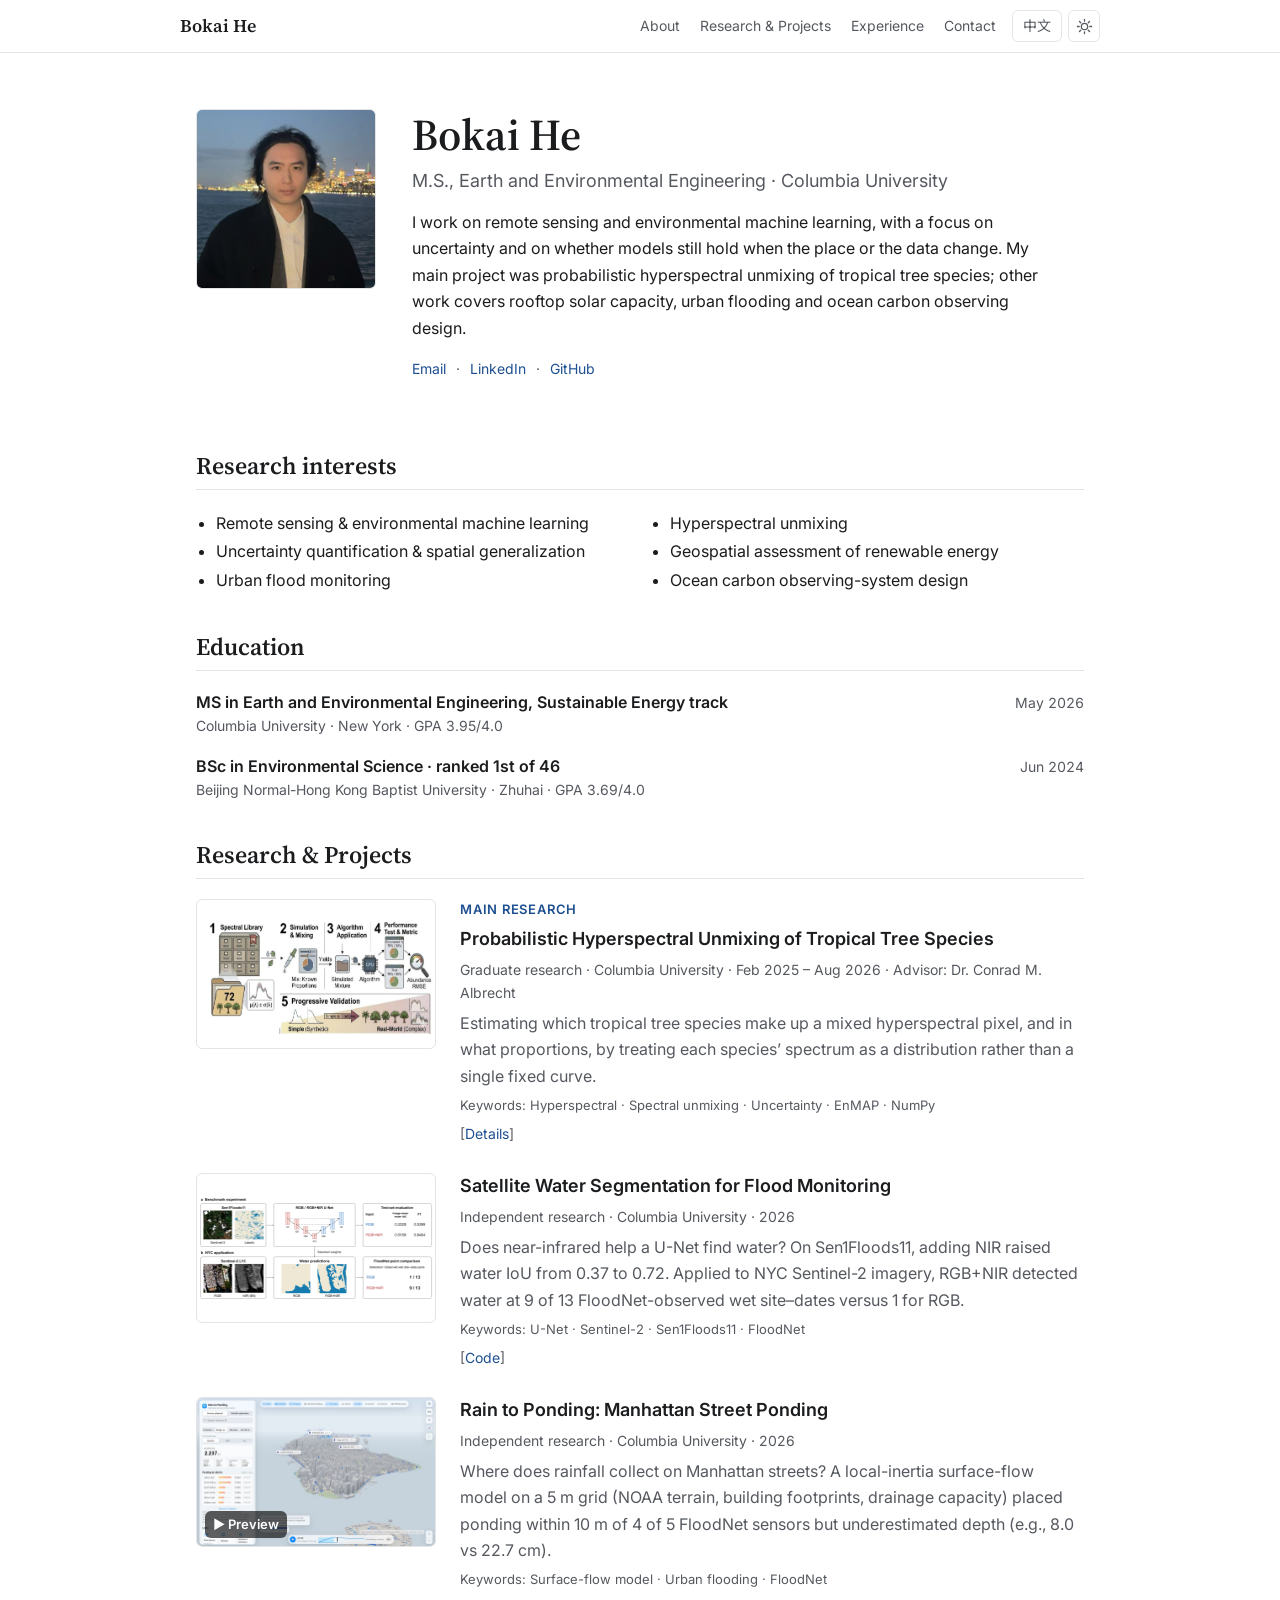
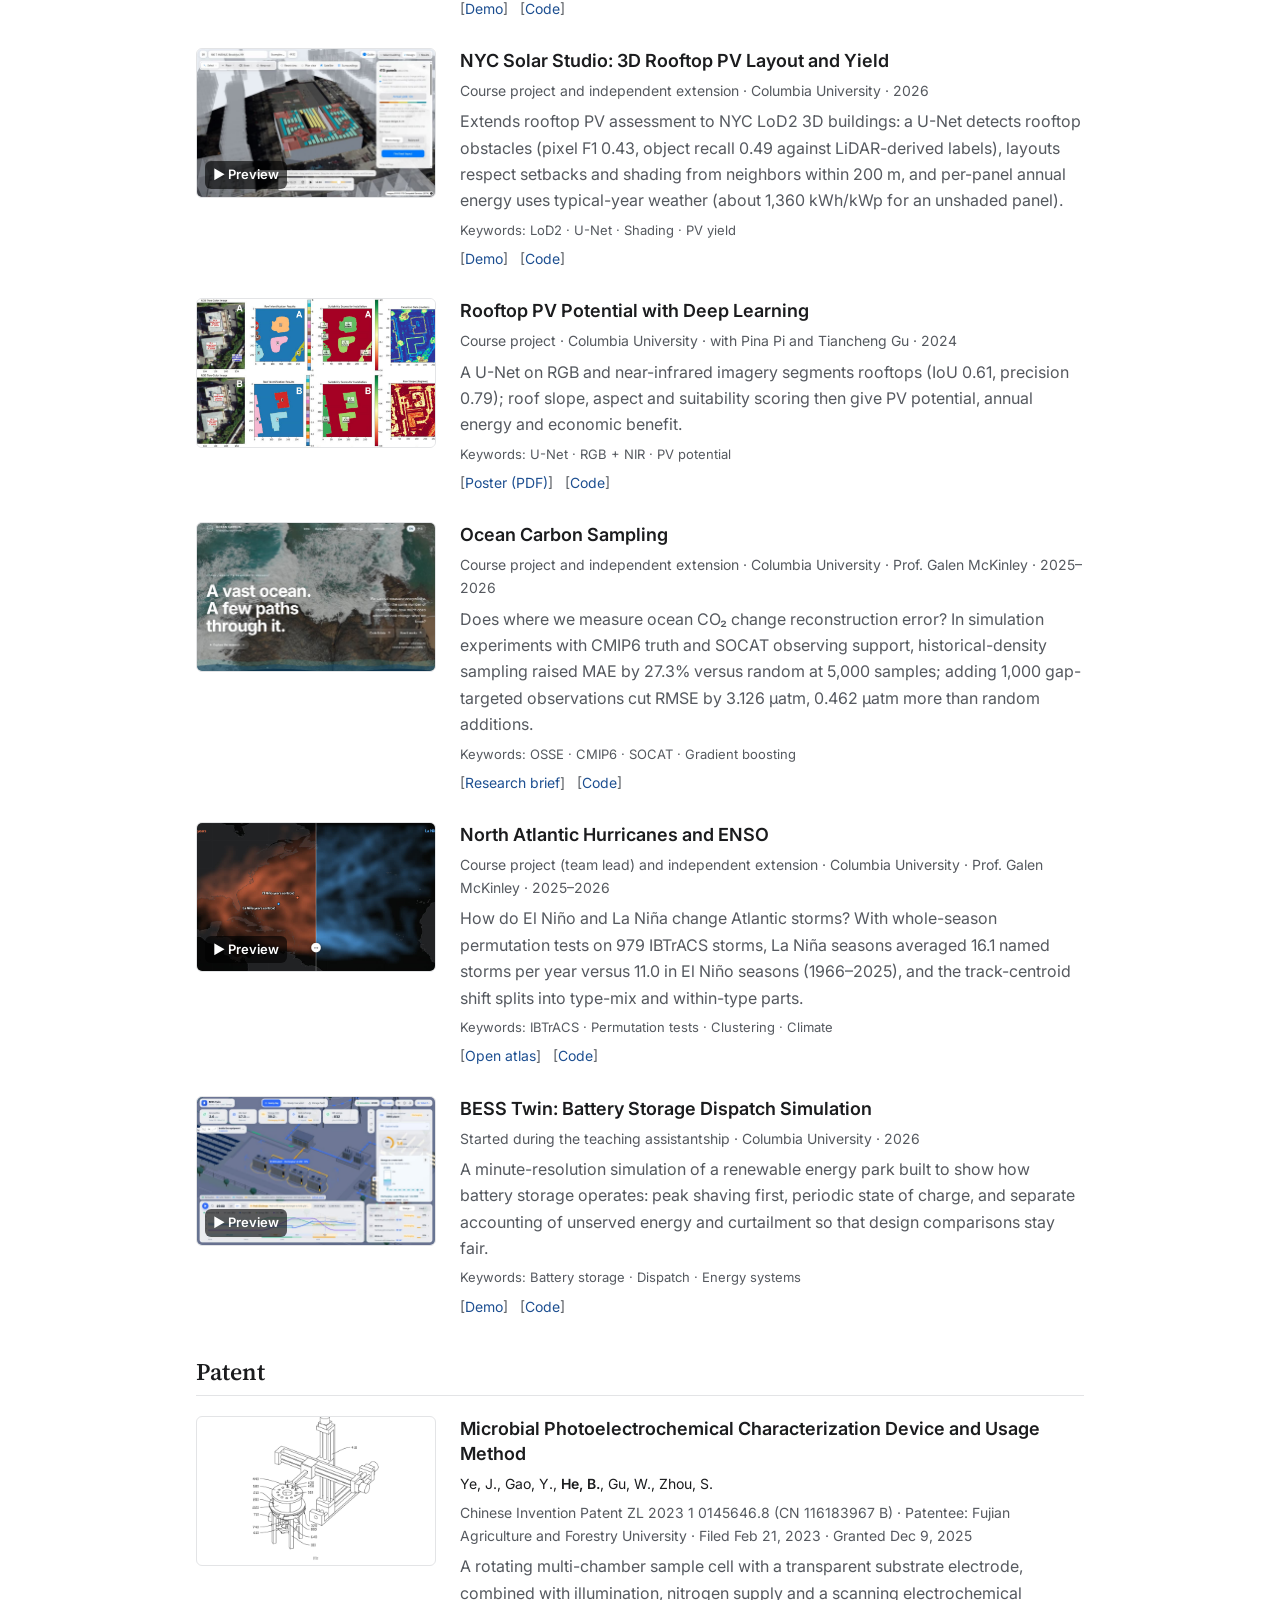
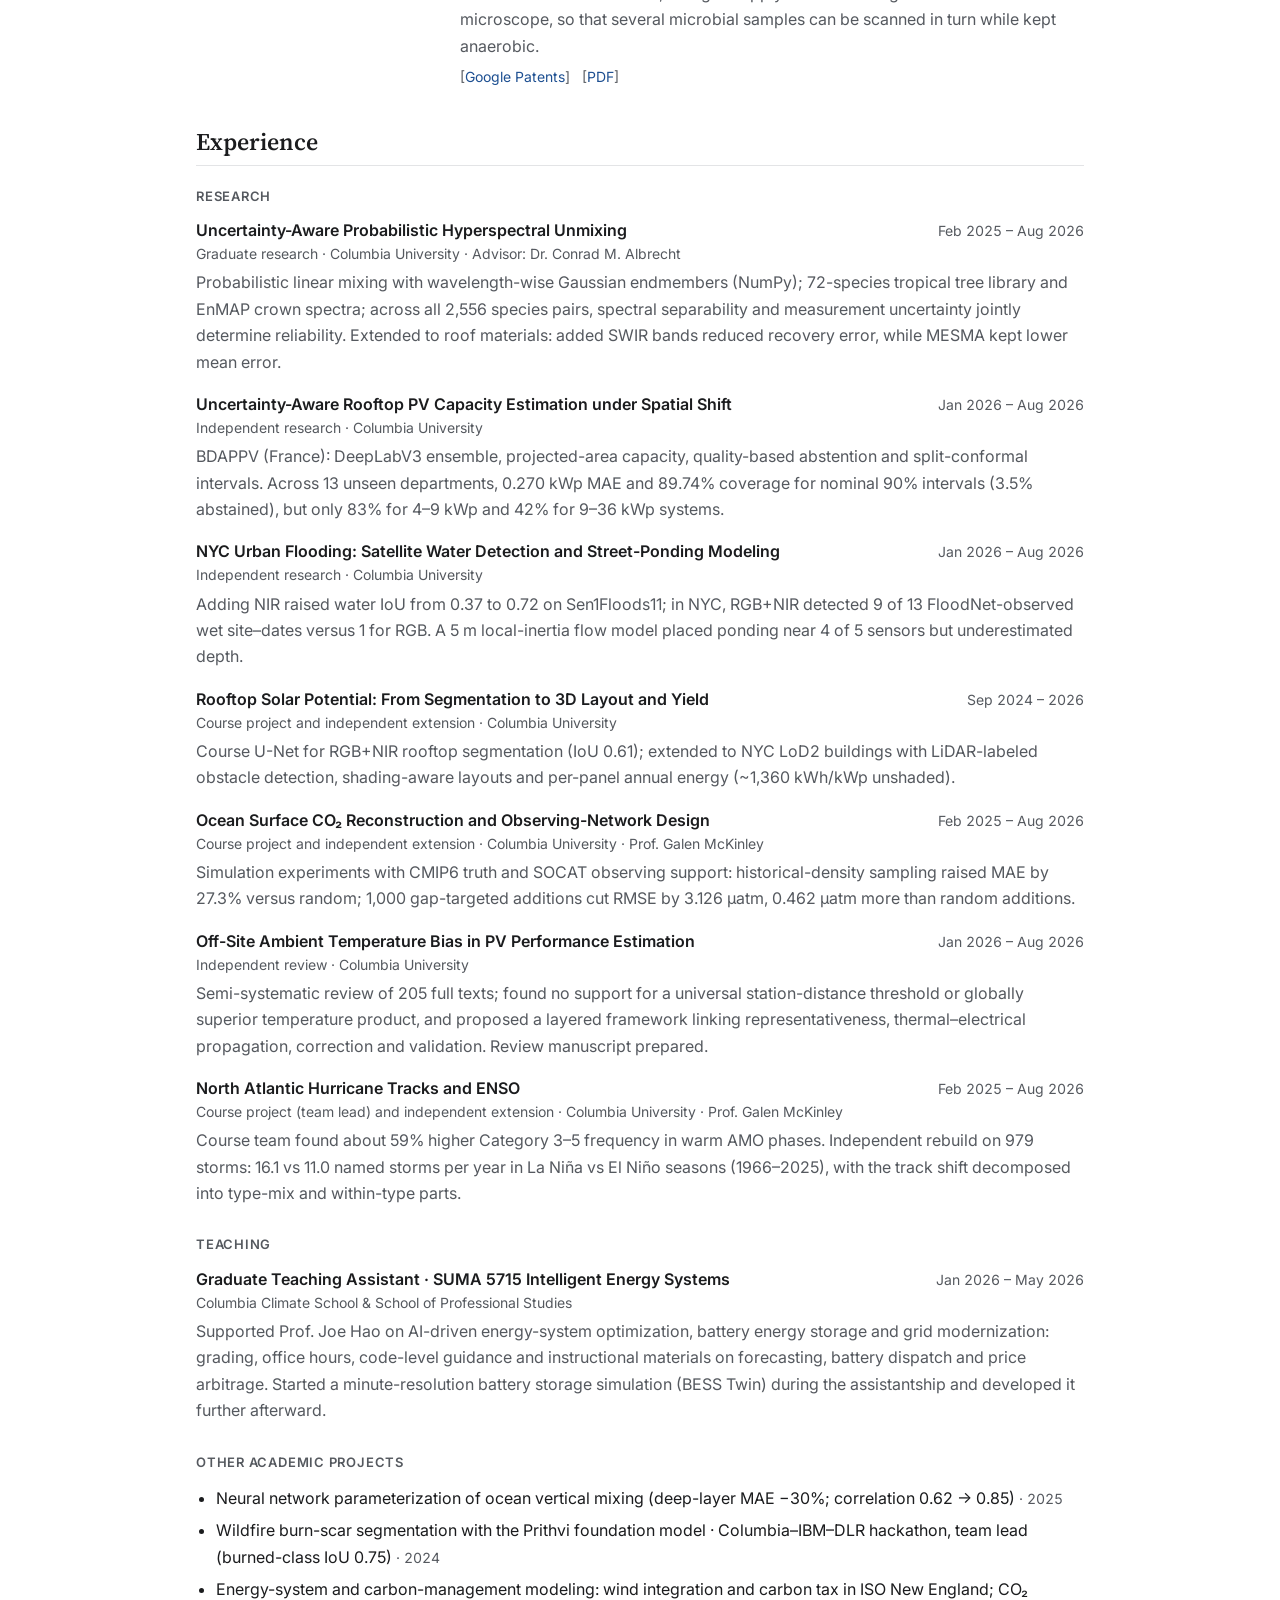
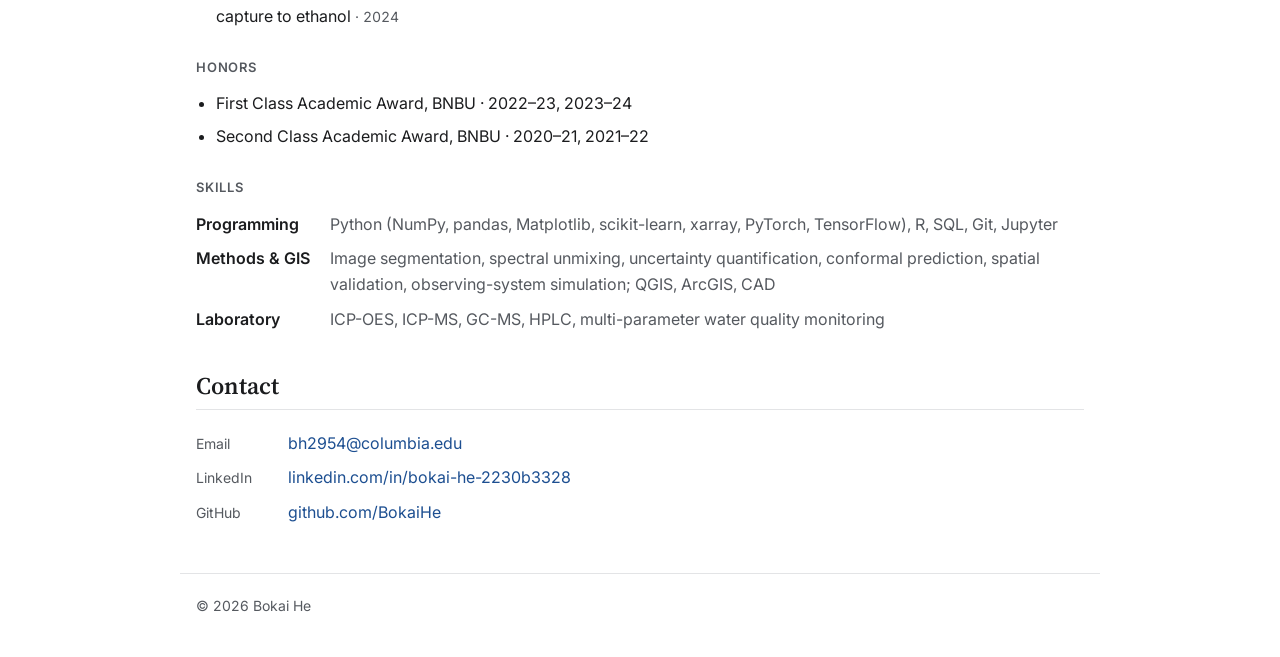
<file: index.html>
<!doctype html>
<html lang="en">
<head>
  <meta charset="utf-8">
  <meta name="viewport" content="width=device-width, initial-scale=1">
  <title>Bokai He</title>
  <meta name="description" content="Bokai He — machine learning, remote sensing and interactive tools for solar energy, flooding and ocean carbon.">
  <meta name="color-scheme" content="light">
  <link rel="icon" href="assets/favicon.svg" type="image/svg+xml">
  <link rel="preconnect" href="https://fonts.googleapis.com">
  <link rel="preconnect" href="https://fonts.gstatic.com" crossorigin>
  <link rel="stylesheet" href="https://fonts.googleapis.com/css2?family=Inter:wght@400;600;700&family=Noto+Sans+SC:wght@400;600;700&family=Noto+Serif+SC:wght@600&family=Source+Serif+4:opsz,wght@8..60,600&display=swap">
  <link rel="stylesheet" href="style.css?v=16">
  <script>
    // Apply saved theme and language before first paint.
    try {
      var t = localStorage.getItem('theme');
      if (t) document.documentElement.dataset.theme = t;
      var l = localStorage.getItem('lang');
      if (l) document.documentElement.lang = l;
    } catch (e) {}
  </script>
</head>
<body>
  <header class="topbar">
    <a class="brand" href="#top" data-name>Bokai He</a>
    <nav class="nav" aria-label="Sections">
      <a href="#about" data-i18n="nav.about">About</a>
      <a href="#projects" data-i18n="nav.projects">Projects</a>
      <a href="#experience" data-i18n="nav.experience">Experience</a>
      <a href="#contact" data-i18n="nav.contact">Contact</a>
    </nav>
    <div class="controls">
      <button class="chip" id="lang-toggle" type="button" aria-label="Switch language">中文</button>
      <button class="chip icon" id="theme-toggle" type="button" aria-label="Toggle dark mode">
        <svg class="i-sun" viewBox="0 0 24 24" aria-hidden="true"><circle cx="12" cy="12" r="4.5"/><path d="M12 2v2.5M12 19.5V22M2 12h2.5M19.5 12H22M4.9 4.9l1.8 1.8M17.3 17.3l1.8 1.8M4.9 19.1l1.8-1.8M17.3 6.7l1.8-1.8"/></svg>
        <svg class="i-moon" viewBox="0 0 24 24" aria-hidden="true"><path d="M20 14.5A8.5 8.5 0 1 1 9.5 4a7 7 0 0 0 10.5 10.5z"/></svg>
      </button>
    </div>
  </header>

  <main id="top">
    <section class="profile" id="about">
      <img class="photo" id="photo" src="assets/profile.jpg?v=16" alt="Bokai He" width="180" height="180">
      <div>
        <h1 id="name">Bokai He</h1>
        <p class="position" id="position"></p>
        <p class="bio" id="lede"></p>
        <p class="profile-links" id="hero-links"></p>
      </div>
    </section>

    <section class="section">
      <h2 data-i18n="about.interests">Research interests</h2>
      <ul class="interests" id="interests"></ul>
    </section>

    <section class="section">
      <h2 data-i18n="about.education">Education</h2>
      <ol class="timeline" id="education"></ol>
    </section>

    <section id="projects" class="section">
      <h2 data-i18n="nav.projects">Research &amp; Projects</h2>
      <div class="entries" id="project-grid"></div>
    </section>

    <section id="patents" class="section">
      <h2 data-i18n="exp.pubs">Patent</h2>
      <div class="entries" id="patent-list"></div>
    </section>

    <section id="experience" class="section">
      <h2 data-i18n="nav.experience">Experience</h2>
      <h3 class="sub" data-i18n="exp.research">Research</h3>
      <ol class="timeline" id="research"></ol>
      <h3 class="sub" data-i18n="exp.teaching">Teaching</h3>
      <ol class="timeline" id="teaching"></ol>
      <h3 class="sub" data-i18n="exp.course">Other academic projects</h3>
      <ul class="plain" id="course-projects"></ul>
      <h3 class="sub" data-i18n="exp.honors">Honors</h3>
      <ul class="plain" id="honors"></ul>
      <h3 class="sub" data-i18n="exp.skills">Skills</h3>
      <dl class="skills" id="skills"></dl>
    </section>

    <section id="contact" class="section">
      <h2 data-i18n="nav.contact">Contact</h2>
      <ul class="contact" id="contact-list"></ul>
    </section>
  </main>

  <footer class="footer">
    <span>© <span id="year"></span> <span data-name>Bokai He</span></span>
  </footer>

  <script src="data.js?v=16"></script>
  <script src="main.js?v=16"></script>
</body>
</html>
</file>
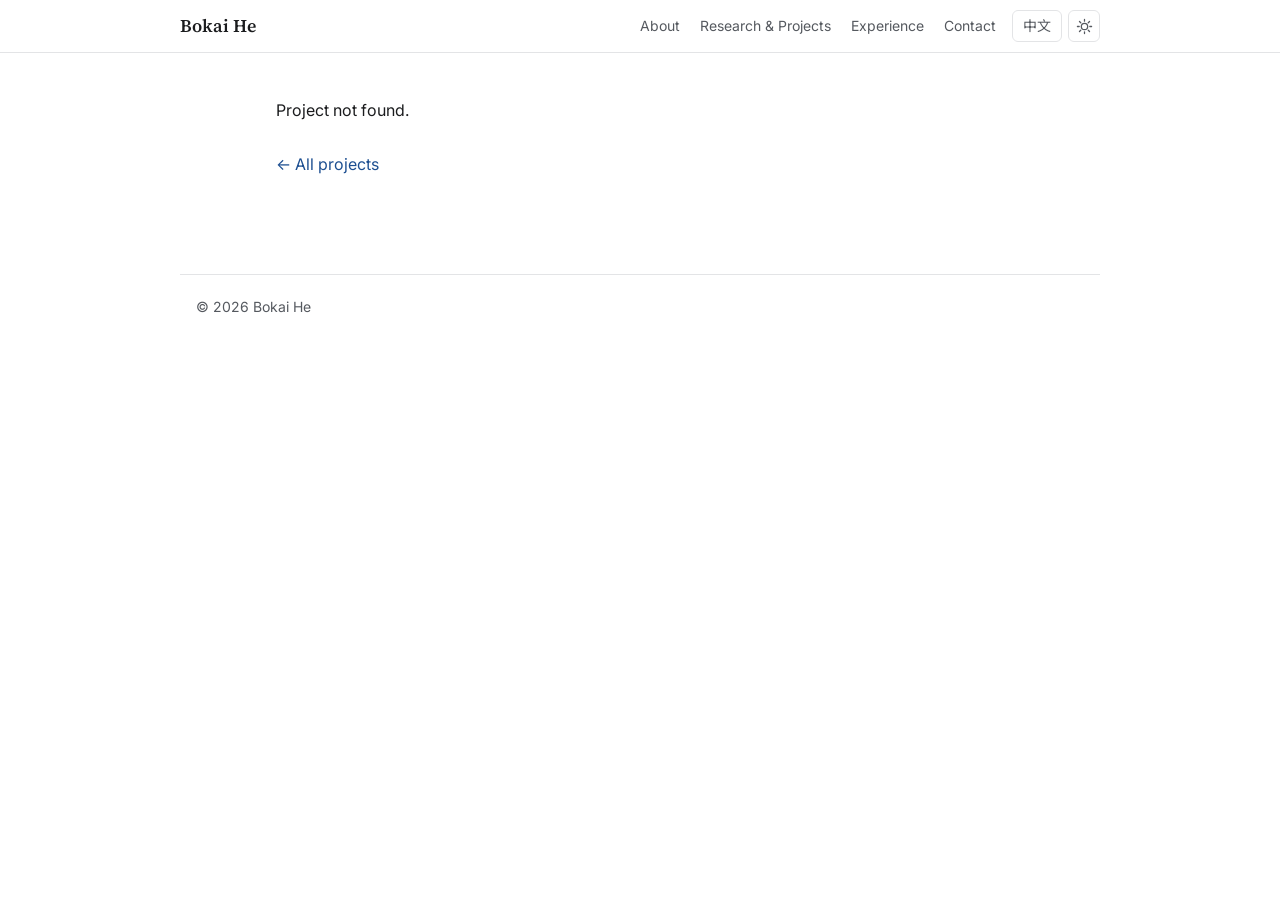
<file: project.html>
<!doctype html>
<html lang="en">
<head>
  <meta charset="utf-8">
  <meta name="viewport" content="width=device-width, initial-scale=1">
  <title>Project · Bokai He</title>
  <meta name="color-scheme" content="light">
  <link rel="icon" href="assets/favicon.svg" type="image/svg+xml">
  <link rel="preconnect" href="https://fonts.googleapis.com">
  <link rel="preconnect" href="https://fonts.gstatic.com" crossorigin>
  <link rel="stylesheet" href="https://fonts.googleapis.com/css2?family=Inter:wght@400;600;700&family=Noto+Sans+SC:wght@400;600;700&family=Noto+Serif+SC:wght@600&family=Source+Serif+4:opsz,wght@8..60,600&display=swap">
  <link rel="stylesheet" href="style.css?v=16">
  <script>
    // Apply saved theme and language before first paint.
    try {
      var t = localStorage.getItem('theme');
      if (t) document.documentElement.dataset.theme = t;
      var l = localStorage.getItem('lang');
      if (l) document.documentElement.lang = l;
    } catch (e) {}
  </script>
</head>
<body>
  <header class="topbar">
    <a class="brand" href="./" data-name>Bokai He</a>
    <nav class="nav" aria-label="Sections">
      <a href="./#about" data-i18n="nav.about">About</a>
      <a href="./#projects" data-i18n="nav.projects">Projects</a>
      <a href="./#experience" data-i18n="nav.experience">Experience</a>
      <a href="./#contact" data-i18n="nav.contact">Contact</a>
    </nav>
    <div class="controls">
      <button class="chip" id="lang-toggle" type="button" aria-label="Switch language">中文</button>
      <button class="chip icon" id="theme-toggle" type="button" aria-label="Toggle dark mode">
        <svg class="i-sun" viewBox="0 0 24 24" aria-hidden="true"><circle cx="12" cy="12" r="4.5"/><path d="M12 2v2.5M12 19.5V22M2 12h2.5M19.5 12H22M4.9 4.9l1.8 1.8M17.3 17.3l1.8 1.8M4.9 19.1l1.8-1.8M17.3 6.7l1.8-1.8"/></svg>
        <svg class="i-moon" viewBox="0 0 24 24" aria-hidden="true"><path d="M20 14.5A8.5 8.5 0 1 1 9.5 4a7 7 0 0 0 10.5 10.5z"/></svg>
      </button>
    </div>
  </header>

  <main class="detail" id="detail"></main>

  <footer class="footer">
    <span>© <span id="year"></span> <span data-name>Bokai He</span></span>
  </footer>

  <script src="data.js?v=16"></script>
  <script src="main.js?v=16"></script>
</body>
</html>
</file>
<file: style.css>
:root {
  --bg: #ffffff;
  --surface: #ffffff;
  --text: #1b1c1e;
  --muted: #55595f;
  --line: #e3e4e6;
  --accent: #1d4f91;
  --tag: #f1f2f4;
  --radius: 6px;
  --max: 920px;

  /* Typography: serif headings, sans body, one scale. Use only these tokens for type. */
  --font-serif: "Source Serif 4", "Noto Serif SC", Georgia, "Songti SC", "SimSun", serif;
  --font-sans: "Inter", "Noto Sans SC", system-ui, -apple-system, "Segoe UI", "PingFang SC", "Microsoft YaHei", sans-serif;
  --text-xs: 0.8125rem;   /* 13px  labels, keywords */
  --text-sm: 0.875rem;    /* 14px  nav, links, meta, captions, dates */
  --text-base: 1rem;      /* 16px  body */
  --text-lg: 1.125rem;    /* 18px  entry titles, position line */
  --text-xl: 1.5rem;      /* 24px  section headings */
  --text-2xl: clamp(1.75rem, 1.3rem + 1.8vw, 2.25rem);  /* 28–36px  page title */
  --text-3xl: clamp(2rem, 1.5rem + 2vw, 2.75rem);       /* 32–44px  name */
  --leading-tight: 1.2;
  --leading-snug: 1.4;
  --leading-normal: 1.65;
  --weight-regular: 400;
  --weight-semibold: 600;
  --weight-bold: 700;
  --tracking-caps: 0.06em;
  color-scheme: light;
}

/* Light by default; dark only when the visitor picks it with the toggle. */
:root[data-theme="dark"] {
  --bg: #131518;
  --surface: #1a1d21;
  --text: #e7e7e5;
  --muted: #a3a7ad;
  --line: #2c3036;
  --accent: #8db4ea;
  --tag: #22262b;
  color-scheme: dark;
}

* { box-sizing: border-box; }

html { scroll-behavior: smooth; scroll-padding-top: 64px; }
@media (prefers-reduced-motion: reduce) { html { scroll-behavior: auto; } }

body {
  margin: 0;
  background: var(--bg);
  color: var(--text);
  font-family: var(--font-sans);
  font-size: var(--text-base);
  line-height: var(--leading-normal);
  font-weight: var(--weight-regular);
  -webkit-font-smoothing: antialiased;
}

a { color: var(--accent); text-decoration: none; }
a:hover { text-decoration: underline; text-underline-offset: 3px; }

h1, h2 { font-family: var(--font-serif); font-weight: var(--weight-semibold); }

/* Top bar */
.topbar {
  position: sticky; top: 0; z-index: 10;
  display: flex; align-items: center; gap: 16px;
  padding: 10px max(16px, calc((100vw - var(--max)) / 2));
  background: color-mix(in srgb, var(--bg) 92%, transparent);
  backdrop-filter: blur(8px);
  border-bottom: 1px solid var(--line);
}
.brand { font-family: var(--font-serif); font-size: var(--text-lg); font-weight: var(--weight-semibold); color: var(--text); }
.brand:hover { text-decoration: none; }
.nav { display: flex; gap: 20px; margin-left: auto; }
.nav a { color: var(--muted); font-size: var(--text-sm); }
.nav a:hover { color: var(--text); text-decoration: none; }
.controls { display: flex; gap: 6px; }
.chip {
  border: 1px solid var(--line); background: transparent; color: var(--muted);
  border-radius: var(--radius); padding: 2px 10px; font: inherit; font-size: var(--text-sm); cursor: pointer;
  min-height: 32px;
}
.chip:hover { color: var(--text); border-color: var(--muted); }
.chip.icon { width: 32px; padding: 0; display: grid; place-items: center; }
.chip svg { width: 17px; height: 17px; fill: none; stroke: currentColor; stroke-width: 1.8; stroke-linecap: round; }
.i-moon { display: none; }
:root[data-theme="dark"] .i-sun { display: none; }
:root[data-theme="dark"] .i-moon { display: block; }

main { max-width: var(--max); margin: 0 auto; padding: 0 16px; }

/* Profile */
.profile { display: grid; grid-template-columns: 180px 1fr; gap: 36px; align-items: start; padding: 56px 0 40px; }
.photo { width: 180px; aspect-ratio: 1; object-fit: cover; border-radius: var(--radius); border: 1px solid var(--line); display: block; }
.profile h1 { font-size: var(--text-3xl); line-height: var(--leading-tight); margin: 0 0 6px; }
.position { font-size: var(--text-lg); line-height: var(--leading-snug); color: var(--muted); margin: 0 0 16px; }
.bio { margin: 0 0 16px; max-width: 64ch; }
.profile-links { display: flex; flex-wrap: wrap; gap: 4px 0; margin: 0; font-size: var(--text-sm); }
.profile-links a + a::before { content: "·"; color: var(--muted); margin: 0 10px; display: inline-block; }

/* Sections */
.section { padding: 32px 0 8px; }
.section h2 {
  font-size: var(--text-xl); line-height: var(--leading-tight); margin: 0 0 20px;
  padding-bottom: 8px; border-bottom: 1px solid var(--line);
}
.section-note { color: var(--muted); font-size: var(--text-sm); margin: -8px 0 20px; }
.sub {
  font-size: var(--text-xs); font-weight: var(--weight-semibold); text-transform: uppercase;
  letter-spacing: var(--tracking-caps); color: var(--muted); margin: 28px 0 12px;
}
.section h2 + .sub { margin-top: 0; }
.interests { margin: 0; padding-left: 20px; display: grid; grid-template-columns: repeat(2, minmax(0, 1fr)); gap: 2px 40px; }
@media (max-width: 720px) { .interests { grid-template-columns: 1fr; } }
.timeline { list-style: none; padding: 0; margin: 0; display: grid; gap: 18px; }
.tl-head { display: flex; justify-content: space-between; gap: 4px 16px; flex-wrap: wrap; align-items: baseline; }
.tl-head strong { font-size: var(--text-base); font-weight: var(--weight-semibold); line-height: var(--leading-snug); }
.date { color: var(--muted); font-size: var(--text-sm); white-space: nowrap; font-variant-numeric: tabular-nums; }
.timeline p { margin: 4px 0 0; color: var(--muted); }
.plain { margin: 0; padding-left: 20px; display: grid; gap: 6px; }
.skills { display: grid; grid-template-columns: max-content 1fr; gap: 8px 20px; margin: 0; }
.skills dt { font-weight: var(--weight-semibold); }
.skills dd { margin: 0; color: var(--muted); }
@media (max-width: 560px) {
  .skills { grid-template-columns: 1fr; gap: 2px; }
  .skills dd { margin-bottom: 10px; }
}
.title-link { color: inherit; }

/* Projects: publication-style list */
.entries { display: grid; gap: 28px; }
.entry { display: grid; grid-template-columns: 240px 1fr; gap: 24px; align-items: start; }
.media {
  position: relative; aspect-ratio: 16 / 10; background: var(--tag);
  border: 1px solid var(--line); border-radius: var(--radius); overflow: hidden; display: block;
}
.media > a { display: block; height: 100%; }
.media img { width: 100%; height: 100%; object-fit: cover; display: block; }
/* Diagrams and figures keep a white backdrop so they read the same in dark mode. */
.media.contain { background: #fff; }
.media.text {
  display: grid; place-items: center; padding: 16px; text-align: center;
  color: var(--muted); font-family: var(--font-serif); font-size: var(--text-base);
}
.play {
  position: absolute; left: 8px; bottom: 8px;
  border: 0; border-radius: var(--radius); padding: 3px 8px; font: inherit; font-size: var(--text-xs); font-weight: var(--weight-semibold);
  background: rgb(0 0 0 / 0.62); color: #fff; cursor: pointer;
}
.body { display: flex; flex-direction: column; gap: 6px; min-width: 0; }
.body h3 { margin: 0; font-size: var(--text-lg); line-height: var(--leading-snug); font-weight: var(--weight-semibold); }
.body p { margin: 0; color: var(--muted); }
.meta { font-size: var(--text-sm); color: var(--muted); }
.kicker { font-size: var(--text-xs); font-weight: var(--weight-semibold); letter-spacing: var(--tracking-caps); text-transform: uppercase; color: var(--accent); }
.keywords { font-size: var(--text-xs); color: var(--muted); }
.authors { font-size: var(--text-sm); }
.authors strong { font-weight: var(--weight-semibold); }
.links { display: flex; flex-wrap: wrap; gap: 4px 12px; font-size: var(--text-sm); }
.links a::before { content: "["; color: var(--muted); }
.links a::after { content: "]"; color: var(--muted); }
.steps { margin: 0; padding-left: 20px; color: var(--muted); display: grid; gap: 8px; }

/* Project detail page */
.detail { max-width: 760px; padding-top: 28px; padding-bottom: 56px; display: grid; gap: 12px; }
.detail .back { font-size: var(--text-sm); }
.detail h1 { font-size: var(--text-2xl); line-height: var(--leading-tight); margin: 4px 0 0; }
.detail .lede { margin: 8px 0 0; font-size: var(--text-base); }
.detail-section { margin-top: 20px; }
.detail-section h2 { font-size: var(--text-xl); line-height: var(--leading-tight); margin: 0 0 14px; padding-bottom: 8px; border-bottom: 1px solid var(--line); }
.figure { margin: 8px 0 20px; }
.figure img { display: block; width: 100%; height: auto; background: #fff; border: 1px solid var(--line); border-radius: var(--radius); }
.figure figcaption { color: var(--muted); font-size: var(--text-sm); margin-top: 8px; }

/* Contact */
.contact { list-style: none; padding: 0; margin: 0; display: grid; gap: 8px; }
.contact li { display: flex; gap: 12px; align-items: baseline; flex-wrap: wrap; }
.contact .kind { min-width: 80px; color: var(--muted); font-size: var(--text-sm); }
.contact a { overflow-wrap: anywhere; }

.footer {
  max-width: var(--max); margin: 40px auto 0; padding: 20px 16px 40px;
  color: var(--muted); font-size: var(--text-sm); border-top: 1px solid var(--line);
}

@media (max-width: 720px) {
  .nav { display: none; }
  .controls { margin-left: auto; }
  .profile { grid-template-columns: 1fr; gap: 20px; padding: 32px 0 24px; }
  .photo { width: 128px; }
  .entry { grid-template-columns: 1fr; gap: 12px; }
}
</file>
